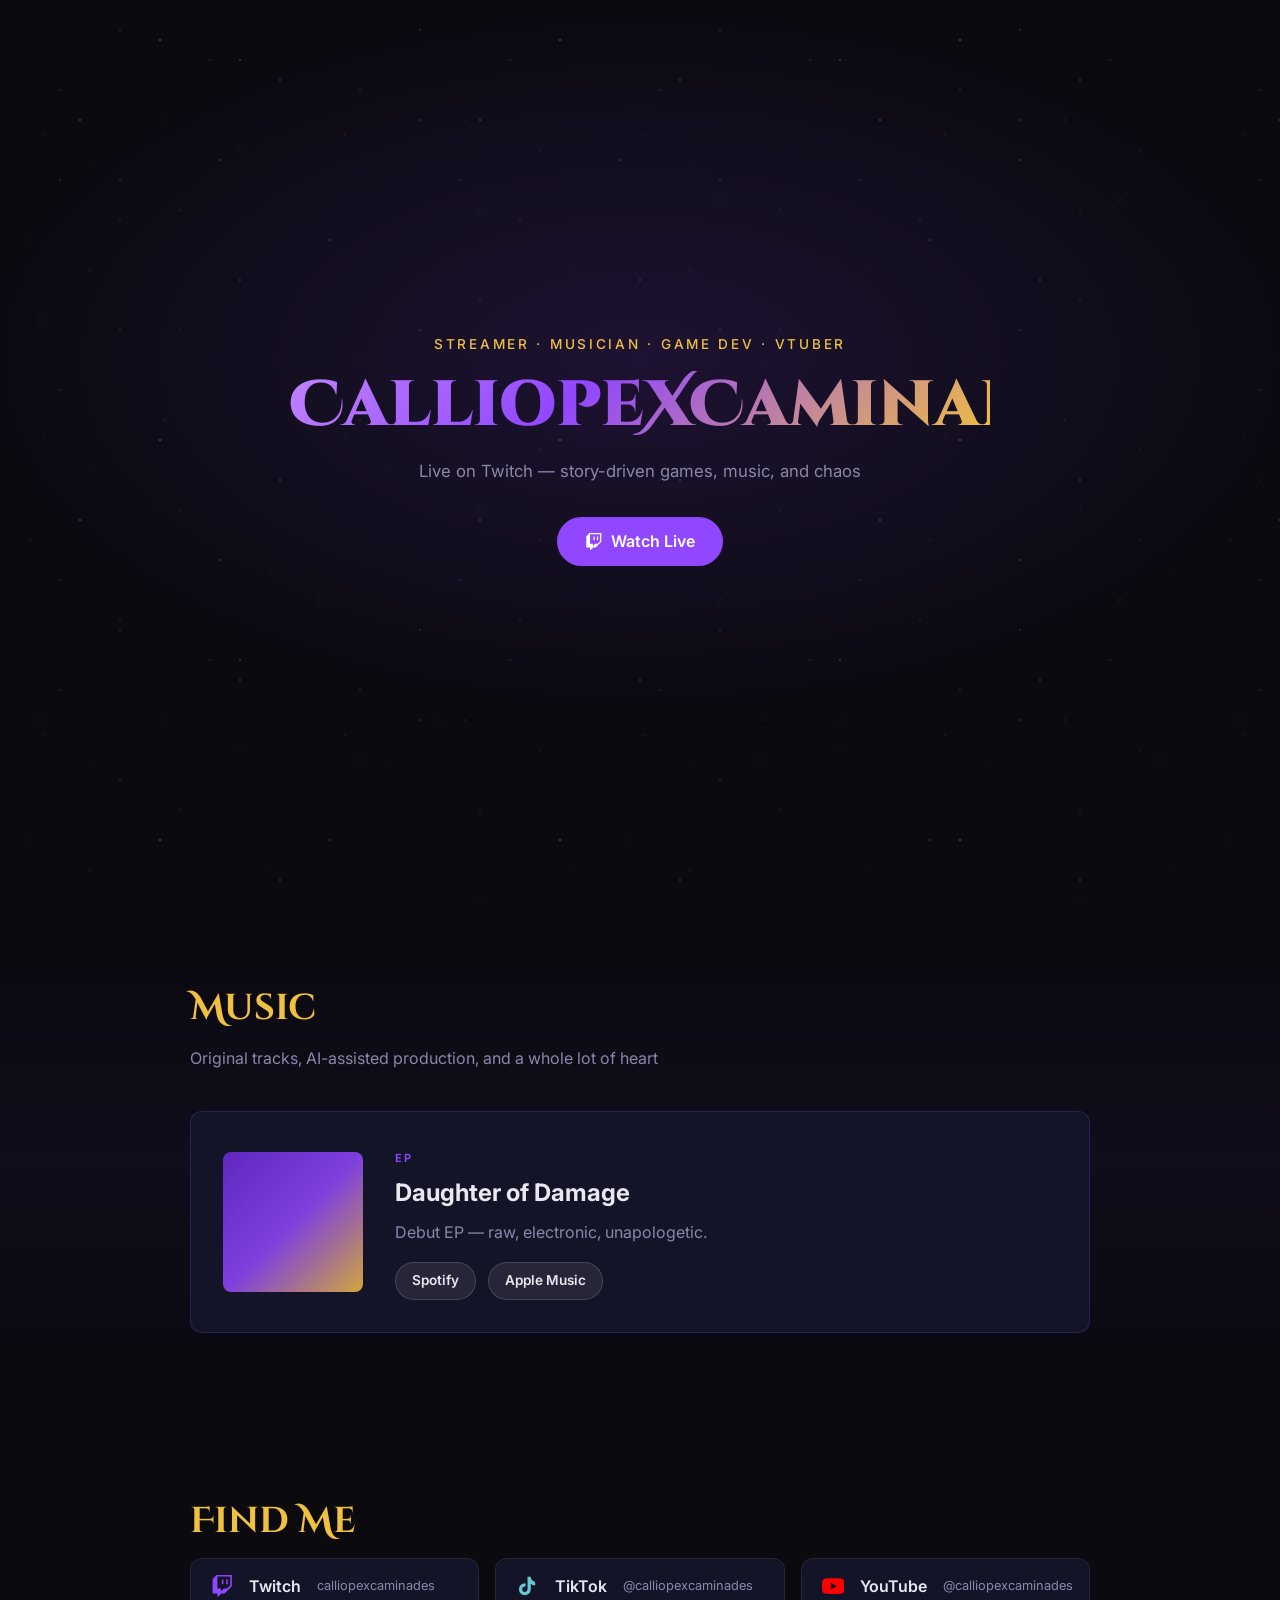
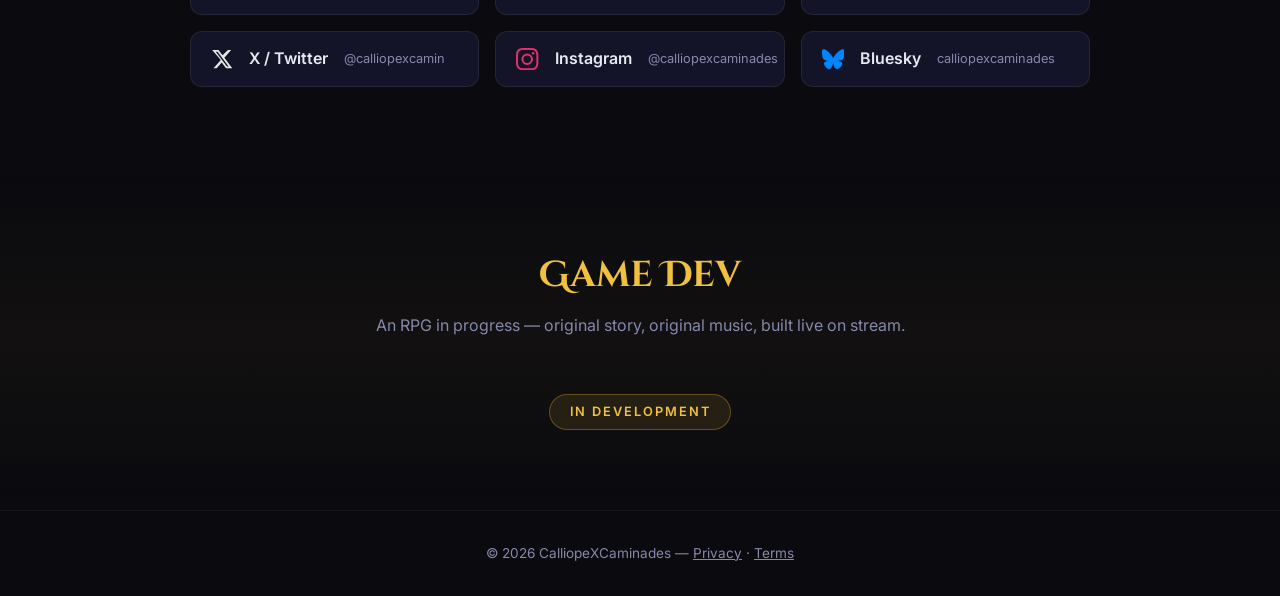
<file: index.html>
<!DOCTYPE html>
<html lang="en">
<head>
  <meta charset="UTF-8" />
  <meta name="viewport" content="width=device-width, initial-scale=1.0" />
  <title>CalliopeXCaminades</title>
  <meta name="description" content="Streamer · Musician · Game Dev · VTuber — calliopexcaminades on Twitch, TikTok, YouTube" />
  <meta property="og:title" content="CalliopeXCaminades" />
  <meta property="og:description" content="Streamer · Musician · Game Dev · VTuber" />
  <meta property="og:image" content="/og-image.jpg" />
  <meta property="og:url" content="https://calliopexcaminades.com" />
  <meta name="twitter:card" content="summary_large_image" />
  <link rel="icon" type="image/png" href="/favicon.png" />
  <link rel="preconnect" href="https://fonts.googleapis.com" />
  <link rel="preconnect" href="https://fonts.gstatic.com" crossorigin />
  <link href="https://fonts.googleapis.com/css2?family=Cinzel+Decorative:wght@700;900&family=Inter:wght@300;400;500;600&display=swap" rel="stylesheet" />
  <link rel="stylesheet" href="/style.css" />
</head>
<body>
  <div class="bg-stars" aria-hidden="true">
    <div class="stars s1"></div>
    <div class="stars s2"></div>
    <div class="stars s3"></div>
  </div>

  <header class="hero">
    <div class="hero-inner">
      <p class="tagline">Streamer · Musician · Game Dev · VTuber</p>
      <h1>CalliopeXCaminades</h1>
      <p class="sub">Live on Twitch — story-driven games, music, and chaos</p>
      <a href="https://twitch.tv/calliopexcaminades" target="_blank" rel="noopener" class="btn btn-twitch">
        <svg viewBox="0 0 24 24" aria-hidden="true"><path d="M11.571 4.714h1.715v5.143H11.57zm4.715 0H18v5.143h-1.714zM6 0L1.714 4.286v15.428h5.143V24l4.286-4.286h3.428L22.286 12V0zm14.571 11.143l-3.428 3.428h-3.429l-3 3v-3H6.857V1.714h13.714z"/></svg>
        Watch Live
      </a>
    </div>
  </header>

  <main>
    <section class="section music" id="music">
      <div class="container">
        <h2>Music</h2>
        <p class="section-sub">Original tracks, AI-assisted production, and a whole lot of heart</p>
        <div class="ep-card">
          <div class="ep-art" aria-label="Daughter of Damage EP artwork"></div>
          <div class="ep-info">
            <span class="ep-label">EP</span>
            <h3>Daughter of Damage</h3>
            <p>Debut EP — raw, electronic, unapologetic.</p>
            <div class="music-links">
              <a href="https://open.spotify.com/search/Daughter%20of%20Damage%20calliopexcaminades" target="_blank" rel="noopener" class="btn btn-sm">Spotify</a>
              <a href="https://music.apple.com/search?term=Daughter+of+Damage+calliopexcaminades" target="_blank" rel="noopener" class="btn btn-sm">Apple Music</a>
            </div>
          </div>
        </div>
      </div>
    </section>

    <section class="section socials" id="links">
      <div class="container">
        <h2>Find Me</h2>
        <div class="links-grid">
          <a href="https://twitch.tv/calliopexcaminades" target="_blank" rel="noopener" class="link-card link-twitch">
            <svg viewBox="0 0 24 24" aria-hidden="true"><path d="M11.571 4.714h1.715v5.143H11.57zm4.715 0H18v5.143h-1.714zM6 0L1.714 4.286v15.428h5.143V24l4.286-4.286h3.428L22.286 12V0zm14.571 11.143l-3.428 3.428h-3.429l-3 3v-3H6.857V1.714h13.714z"/></svg>
            <span>Twitch</span>
            <small>calliopexcaminades</small>
          </a>
          <a href="https://tiktok.com/@calliopexcaminades" target="_blank" rel="noopener" class="link-card link-tiktok">
            <svg viewBox="0 0 24 24" aria-hidden="true"><path d="M19.59 6.69a4.83 4.83 0 01-3.77-4.25V2h-3.45v13.67a2.89 2.89 0 01-2.88 2.5 2.89 2.89 0 01-2.89-2.89 2.89 2.89 0 012.89-2.89c.28 0 .54.04.79.1V9.01a6.33 6.33 0 00-.79-.05 6.34 6.34 0 00-6.34 6.34 6.34 6.34 0 006.34 6.34 6.34 6.34 0 006.33-6.34V9.66a8.17 8.17 0 004.77 1.52V7.73a4.85 4.85 0 01-1-.04z"/></svg>
            <span>TikTok</span>
            <small>@calliopexcaminades</small>
          </a>
          <a href="https://youtube.com/@calliopexcaminades" target="_blank" rel="noopener" class="link-card link-youtube">
            <svg viewBox="0 0 24 24" aria-hidden="true"><path d="M23.498 6.186a3.016 3.016 0 00-2.122-2.136C19.505 3.545 12 3.545 12 3.545s-7.505 0-9.377.505A3.017 3.017 0 00.502 6.186C0 8.07 0 12 0 12s0 3.93.502 5.814a3.016 3.016 0 002.122 2.136c1.871.505 9.376.505 9.376.505s7.505 0 9.377-.505a3.015 3.015 0 002.122-2.136C24 15.93 24 12 24 12s0-3.93-.502-5.814zM9.545 15.568V8.432L15.818 12l-6.273 3.568z"/></svg>
            <span>YouTube</span>
            <small>@calliopexcaminades</small>
          </a>
          <a href="https://x.com/calliopexcamin" target="_blank" rel="noopener" class="link-card link-x">
            <svg viewBox="0 0 24 24" aria-hidden="true"><path d="M18.244 2.25h3.308l-7.227 8.26 8.502 11.24H16.17l-4.714-6.231-5.401 6.231H2.744l7.737-8.841L1.254 2.25H8.08l4.253 5.622zm-1.161 17.52h1.833L7.084 4.126H5.117z"/></svg>
            <span>X / Twitter</span>
            <small>@calliopexcamin</small>
          </a>
          <a href="https://instagram.com/calliopexcaminades" target="_blank" rel="noopener" class="link-card link-insta">
            <svg viewBox="0 0 24 24" aria-hidden="true"><path d="M12 2.163c3.204 0 3.584.012 4.85.07 3.252.148 4.771 1.691 4.919 4.919.058 1.265.069 1.645.069 4.849 0 3.205-.012 3.584-.069 4.849-.149 3.225-1.664 4.771-4.919 4.919-1.266.058-1.644.07-4.85.07-3.204 0-3.584-.012-4.849-.07-3.26-.149-4.771-1.699-4.919-4.92-.058-1.265-.07-1.644-.07-4.849 0-3.204.013-3.583.07-4.849.149-3.227 1.664-4.771 4.919-4.919 1.266-.057 1.645-.069 4.849-.069zM12 0C8.741 0 8.333.014 7.053.072 2.695.272.273 2.69.073 7.052.014 8.333 0 8.741 0 12c0 3.259.014 3.668.072 4.948.2 4.358 2.618 6.78 6.98 6.98C8.333 23.986 8.741 24 12 24c3.259 0 3.668-.014 4.948-.072 4.354-.2 6.782-2.618 6.979-6.98.059-1.28.073-1.689.073-4.948 0-3.259-.014-3.667-.072-4.947-.196-4.354-2.617-6.78-6.979-6.98C15.668.014 15.259 0 12 0zm0 5.838a6.162 6.162 0 100 12.324 6.162 6.162 0 000-12.324zM12 16a4 4 0 110-8 4 4 0 010 8zm6.406-11.845a1.44 1.44 0 100 2.881 1.44 1.44 0 000-2.881z"/></svg>
            <span>Instagram</span>
            <small>@calliopexcaminades</small>
          </a>
          <a href="https://bsky.app/profile/calliopexcaminades.bsky.social" target="_blank" rel="noopener" class="link-card link-bsky">
            <svg viewBox="0 0 24 24" aria-hidden="true"><path d="M12 10.8c-1.087-2.114-4.046-6.053-6.798-7.995C2.566.944 1.561 1.266.902 1.565.139 1.908 0 3.08 0 3.768c0 .69.378 5.65.624 6.479.815 2.736 3.713 3.66 6.383 3.364.136-.02.275-.039.415-.056-.138.022-.276.04-.415.056-3.912.58-7.387 2.005-2.83 7.078 5.013 5.19 6.87-1.113 7.823-4.308.953 3.195 2.05 9.271 7.733 4.308 4.267-4.308 1.172-6.498-2.74-7.078a8.741 8.741 0 01-.415-.056c.14.017.279.036.415.056 2.67.297 5.568-.628 6.383-3.364.246-.828.624-5.79.624-6.478 0-.69-.139-1.861-.902-2.204-.659-.298-1.664-.62-4.3 1.24C16.046 4.748 13.087 8.687 12 10.8z"/></svg>
            <span>Bluesky</span>
            <small>calliopexcaminades</small>
          </a>
        </div>
      </div>
    </section>

    <section class="section gamedev" id="game">
      <div class="container">
        <h2>Game Dev</h2>
        <p class="section-sub">An RPG in progress — original story, original music, built live on stream.</p>
        <div class="wip-badge">In Development</div>
      </div>
    </section>
  </main>

  <footer>
    <p>&copy; 2026 CalliopeXCaminades &mdash; <a href="/privacy.html">Privacy</a> &middot; <a href="/terms.html">Terms</a></p>
  </footer>
</body>
</html>
</file>
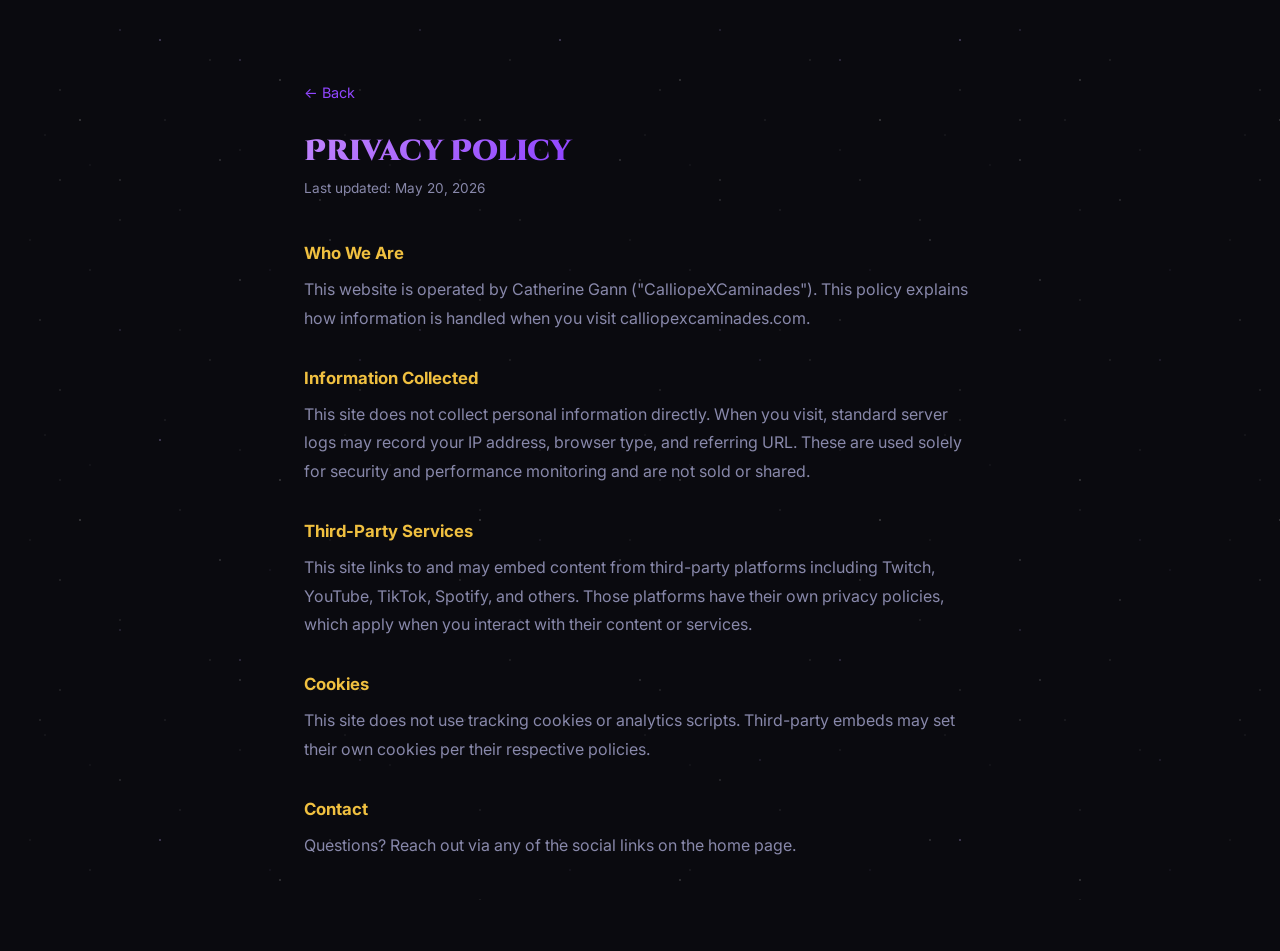
<file: privacy.html>
<!DOCTYPE html>
<html lang="en">
<head>
  <meta charset="UTF-8" />
  <meta name="viewport" content="width=device-width, initial-scale=1.0" />
  <title>Privacy Policy — CalliopeXCaminades</title>
  <link href="https://fonts.googleapis.com/css2?family=Cinzel+Decorative:wght@700&family=Inter:wght@300;400;500&display=swap" rel="stylesheet" />
  <link rel="stylesheet" href="/style.css" />
  <style>
    .legal-page { position: relative; z-index: 1; max-width: 720px; margin: 0 auto; padding: 5rem 1.5rem; }
    .legal-page h1 { font-size: 1.8rem; margin-bottom: 0.5rem; }
    .legal-page .updated { color: var(--muted); font-size: 0.85rem; margin-bottom: 2.5rem; }
    .legal-page h2 { font-family: 'Inter', sans-serif; font-size: 1.05rem; color: var(--gold); margin: 2rem 0 0.5rem; }
    .legal-page p, .legal-page li { color: var(--muted); line-height: 1.8; margin-bottom: 0.75rem; }
    .legal-page ul { padding-left: 1.5rem; }
    .back { display: inline-block; margin-bottom: 2rem; color: var(--purple); text-decoration: none; font-size: 0.9rem; }
    .back:hover { text-decoration: underline; }
  </style>
</head>
<body>
  <div class="bg-stars" aria-hidden="true">
    <div class="stars s1"></div><div class="stars s2"></div><div class="stars s3"></div>
  </div>
  <div class="legal-page">
    <a href="/" class="back">&larr; Back</a>
    <h1>Privacy Policy</h1>
    <p class="updated">Last updated: May 20, 2026</p>

    <h2>Who We Are</h2>
    <p>This website is operated by Catherine Gann ("CalliopeXCaminades"). This policy explains how information is handled when you visit calliopexcaminades.com.</p>

    <h2>Information Collected</h2>
    <p>This site does not collect personal information directly. When you visit, standard server logs may record your IP address, browser type, and referring URL. These are used solely for security and performance monitoring and are not sold or shared.</p>

    <h2>Third-Party Services</h2>
    <p>This site links to and may embed content from third-party platforms including Twitch, YouTube, TikTok, Spotify, and others. Those platforms have their own privacy policies, which apply when you interact with their content or services.</p>

    <h2>Cookies</h2>
    <p>This site does not use tracking cookies or analytics scripts. Third-party embeds may set their own cookies per their respective policies.</p>

    <h2>Contact</h2>
    <p>Questions? Reach out via any of the social links on the home page.</p>
  </div>
</body>
</html>
</file>
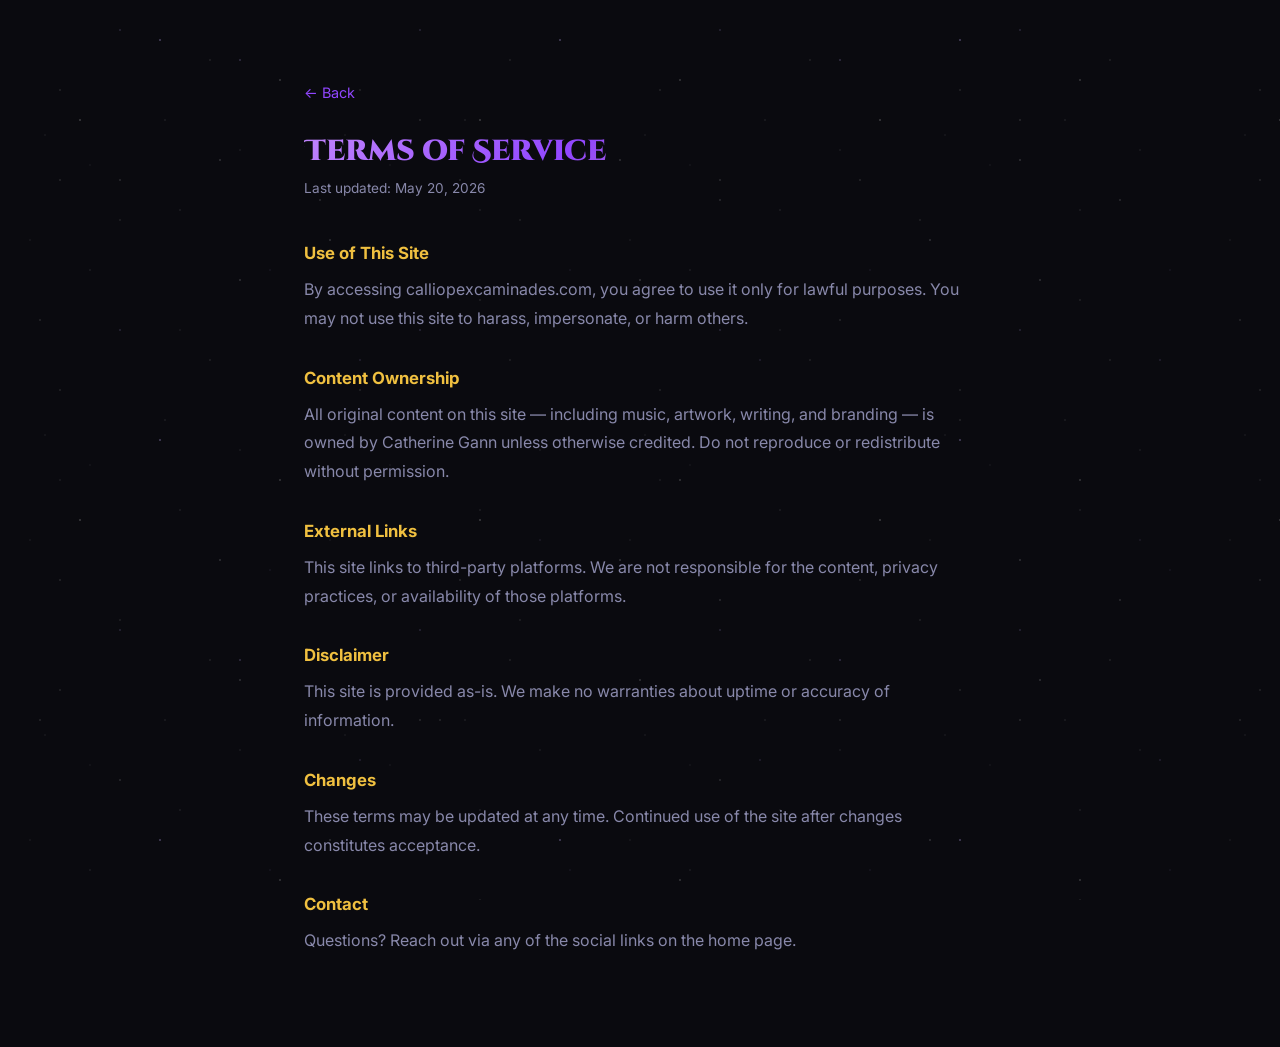
<file: terms.html>
<!DOCTYPE html>
<html lang="en">
<head>
  <meta charset="UTF-8" />
  <meta name="viewport" content="width=device-width, initial-scale=1.0" />
  <title>Terms of Service — CalliopeXCaminades</title>
  <link href="https://fonts.googleapis.com/css2?family=Cinzel+Decorative:wght@700&family=Inter:wght@300;400;500&display=swap" rel="stylesheet" />
  <link rel="stylesheet" href="/style.css" />
  <style>
    .legal-page { position: relative; z-index: 1; max-width: 720px; margin: 0 auto; padding: 5rem 1.5rem; }
    .legal-page h1 { font-size: 1.8rem; margin-bottom: 0.5rem; }
    .legal-page .updated { color: var(--muted); font-size: 0.85rem; margin-bottom: 2.5rem; }
    .legal-page h2 { font-family: 'Inter', sans-serif; font-size: 1.05rem; color: var(--gold); margin: 2rem 0 0.5rem; }
    .legal-page p, .legal-page li { color: var(--muted); line-height: 1.8; margin-bottom: 0.75rem; }
    .legal-page ul { padding-left: 1.5rem; }
    .back { display: inline-block; margin-bottom: 2rem; color: var(--purple); text-decoration: none; font-size: 0.9rem; }
    .back:hover { text-decoration: underline; }
  </style>
</head>
<body>
  <div class="bg-stars" aria-hidden="true">
    <div class="stars s1"></div><div class="stars s2"></div><div class="stars s3"></div>
  </div>
  <div class="legal-page">
    <a href="/" class="back">&larr; Back</a>
    <h1>Terms of Service</h1>
    <p class="updated">Last updated: May 20, 2026</p>

    <h2>Use of This Site</h2>
    <p>By accessing calliopexcaminades.com, you agree to use it only for lawful purposes. You may not use this site to harass, impersonate, or harm others.</p>

    <h2>Content Ownership</h2>
    <p>All original content on this site — including music, artwork, writing, and branding — is owned by Catherine Gann unless otherwise credited. Do not reproduce or redistribute without permission.</p>

    <h2>External Links</h2>
    <p>This site links to third-party platforms. We are not responsible for the content, privacy practices, or availability of those platforms.</p>

    <h2>Disclaimer</h2>
    <p>This site is provided as-is. We make no warranties about uptime or accuracy of information.</p>

    <h2>Changes</h2>
    <p>These terms may be updated at any time. Continued use of the site after changes constitutes acceptance.</p>

    <h2>Contact</h2>
    <p>Questions? Reach out via any of the social links on the home page.</p>
  </div>
</body>
</html>
</file>
<file: style.css>
*, *::before, *::after { box-sizing: border-box; margin: 0; padding: 0; }

:root {
  --purple: #9146ff;
  --purple-dark: #6c2bd9;
  --gold: #f0c040;
  --bg: #0a0a0f;
  --bg2: #0f0f1a;
  --bg3: #141428;
  --text: #e8e8f0;
  --muted: #8888aa;
  --radius: 12px;
}

html { scroll-behavior: smooth; }

body {
  font-family: 'Inter', system-ui, sans-serif;
  background: var(--bg);
  color: var(--text);
  line-height: 1.6;
  overflow-x: hidden;
}

/* === STARFIELD === */
.bg-stars {
  position: fixed;
  inset: 0;
  pointer-events: none;
  z-index: 0;
  overflow: hidden;
}

.stars {
  position: absolute;
  inset: 0;
  background-image:
    radial-gradient(1px 1px at 20% 30%, rgba(255,255,255,0.9) 0%, transparent 100%),
    radial-gradient(1px 1px at 60% 70%, rgba(255,255,255,0.7) 0%, transparent 100%),
    radial-gradient(1.5px 1.5px at 40% 10%, rgba(200,180,255,0.8) 0%, transparent 100%),
    radial-gradient(1px 1px at 80% 50%, rgba(255,255,255,0.6) 0%, transparent 100%),
    radial-gradient(1px 1px at 10% 80%, rgba(255,255,255,0.5) 0%, transparent 100%),
    radial-gradient(1px 1px at 70% 20%, rgba(255,255,255,0.8) 0%, transparent 100%),
    radial-gradient(1px 1px at 90% 90%, rgba(200,180,255,0.6) 0%, transparent 100%),
    radial-gradient(1px 1px at 30% 55%, rgba(255,255,255,0.4) 0%, transparent 100%),
    radial-gradient(1px 1px at 55% 40%, rgba(255,255,255,0.7) 0%, transparent 100%),
    radial-gradient(1px 1px at 15% 45%, rgba(255,255,255,0.5) 0%, transparent 100%);
  background-size: 400px 400px;
  animation: drift 60s linear infinite;
  opacity: 0.6;
}
.s2 {
  background-size: 600px 600px;
  animation-duration: 90s;
  animation-direction: reverse;
  opacity: 0.4;
}
.s3 {
  background-size: 300px 300px;
  animation-duration: 120s;
  opacity: 0.3;
}

@keyframes drift {
  from { transform: translate(0, 0); }
  to { transform: translate(400px, 400px); }
}

/* === HERO === */
.hero {
  position: relative;
  z-index: 1;
  min-height: 100svh;
  display: flex;
  align-items: center;
  justify-content: center;
  text-align: center;
  padding: 2rem;
  background: radial-gradient(ellipse 80% 60% at 50% 40%, rgba(145,70,255,0.15) 0%, transparent 70%);
}

.hero-inner { max-width: 700px; }

.tagline {
  font-size: 0.85rem;
  letter-spacing: 0.2em;
  text-transform: uppercase;
  color: var(--gold);
  margin-bottom: 1rem;
  font-weight: 500;
}

h1 {
  font-family: 'Cinzel Decorative', serif;
  font-size: clamp(2rem, 6vw, 4rem);
  font-weight: 900;
  background: linear-gradient(135deg, #c084fc 0%, #9146ff 40%, #f0c040 100%);
  -webkit-background-clip: text;
  -webkit-text-fill-color: transparent;
  background-clip: text;
  line-height: 1.1;
  margin-bottom: 1rem;
}

.sub {
  color: var(--muted);
  font-size: 1.05rem;
  margin-bottom: 2rem;
}

/* === BUTTONS === */
.btn {
  display: inline-flex;
  align-items: center;
  gap: 0.5rem;
  padding: 0.75rem 1.75rem;
  border-radius: 999px;
  font-size: 1rem;
  font-weight: 600;
  text-decoration: none;
  transition: transform 0.15s, box-shadow 0.15s;
}
.btn:hover { transform: translateY(-2px); box-shadow: 0 8px 24px rgba(145,70,255,0.3); }
.btn svg { width: 1.1rem; height: 1.1rem; fill: currentColor; }

.btn-twitch {
  background: var(--purple);
  color: #fff;
}
.btn-twitch:hover { background: var(--purple-dark); }

.btn-sm {
  padding: 0.45rem 1rem;
  font-size: 0.85rem;
  background: rgba(255,255,255,0.08);
  color: var(--text);
  border: 1px solid rgba(255,255,255,0.15);
}
.btn-sm:hover { background: rgba(255,255,255,0.14); box-shadow: none; }

/* === SECTIONS === */
.section {
  position: relative;
  z-index: 1;
  padding: 5rem 1.5rem;
}

.container {
  max-width: 900px;
  margin: 0 auto;
}

h2 {
  font-family: 'Cinzel Decorative', serif;
  font-size: clamp(1.5rem, 4vw, 2.25rem);
  color: var(--gold);
  margin-bottom: 0.5rem;
}

.section-sub {
  color: var(--muted);
  margin-bottom: 2.5rem;
  font-size: 1rem;
}

/* === MUSIC === */
.music { background: linear-gradient(180deg, transparent 0%, rgba(145,70,255,0.05) 50%, transparent 100%); }

.ep-card {
  display: flex;
  gap: 2rem;
  align-items: center;
  background: var(--bg3);
  border: 1px solid rgba(145,70,255,0.2);
  border-radius: var(--radius);
  padding: 2rem;
  flex-wrap: wrap;
}

.ep-art {
  width: 140px;
  height: 140px;
  border-radius: 8px;
  flex-shrink: 0;
  background: linear-gradient(135deg, #6c2bd9, #9146ff, #f0c040);
  opacity: 0.85;
}

.ep-label {
  font-size: 0.7rem;
  letter-spacing: 0.2em;
  text-transform: uppercase;
  color: var(--purple);
  font-weight: 600;
}

.ep-info h3 {
  font-size: 1.5rem;
  font-weight: 700;
  margin: 0.25rem 0 0.5rem;
}

.ep-info p { color: var(--muted); margin-bottom: 1rem; }

.music-links { display: flex; gap: 0.75rem; flex-wrap: wrap; }

/* === SOCIAL LINKS GRID === */
.links-grid {
  display: grid;
  grid-template-columns: repeat(auto-fill, minmax(240px, 1fr));
  gap: 1rem;
}

.link-card {
  display: flex;
  align-items: center;
  gap: 1rem;
  padding: 1rem 1.25rem;
  border-radius: var(--radius);
  text-decoration: none;
  background: var(--bg3);
  border: 1px solid rgba(255,255,255,0.07);
  transition: transform 0.15s, border-color 0.15s, box-shadow 0.15s;
  color: var(--text);
}
.link-card:hover { transform: translateY(-2px); box-shadow: 0 6px 20px rgba(0,0,0,0.4); }

.link-card svg { width: 1.4rem; height: 1.4rem; fill: currentColor; flex-shrink: 0; }
.link-card span { font-weight: 600; display: block; line-height: 1.2; }
.link-card small { color: var(--muted); font-size: 0.8rem; }

.link-twitch { --c: #9146ff; }
.link-tiktok { --c: #69c9d0; }
.link-youtube { --c: #ff0000; }
.link-x { --c: #e7e7e7; }
.link-insta { --c: #e1306c; }
.link-bsky { --c: #0085ff; }

.link-card:hover { border-color: var(--c); box-shadow: 0 6px 20px color-mix(in srgb, var(--c) 20%, transparent); }
.link-card svg { color: var(--c); }

/* === GAME DEV === */
.gamedev {
  text-align: center;
  background: linear-gradient(180deg, transparent, rgba(240,192,64,0.04) 50%, transparent);
}

.wip-badge {
  display: inline-block;
  margin-top: 1rem;
  padding: 0.4rem 1.2rem;
  border-radius: 999px;
  background: rgba(240,192,64,0.1);
  border: 1px solid rgba(240,192,64,0.3);
  color: var(--gold);
  font-size: 0.8rem;
  letter-spacing: 0.15em;
  text-transform: uppercase;
  font-weight: 600;
}

/* === FOOTER === */
footer {
  position: relative;
  z-index: 1;
  text-align: center;
  padding: 2rem;
  color: var(--muted);
  font-size: 0.85rem;
  border-top: 1px solid rgba(255,255,255,0.05);
}
footer a { color: var(--muted); text-decoration: underline; }
footer a:hover { color: var(--text); }

@media (max-width: 480px) {
  .ep-card { flex-direction: column; align-items: flex-start; }
  .ep-art { width: 100px; height: 100px; }
}
</file>
